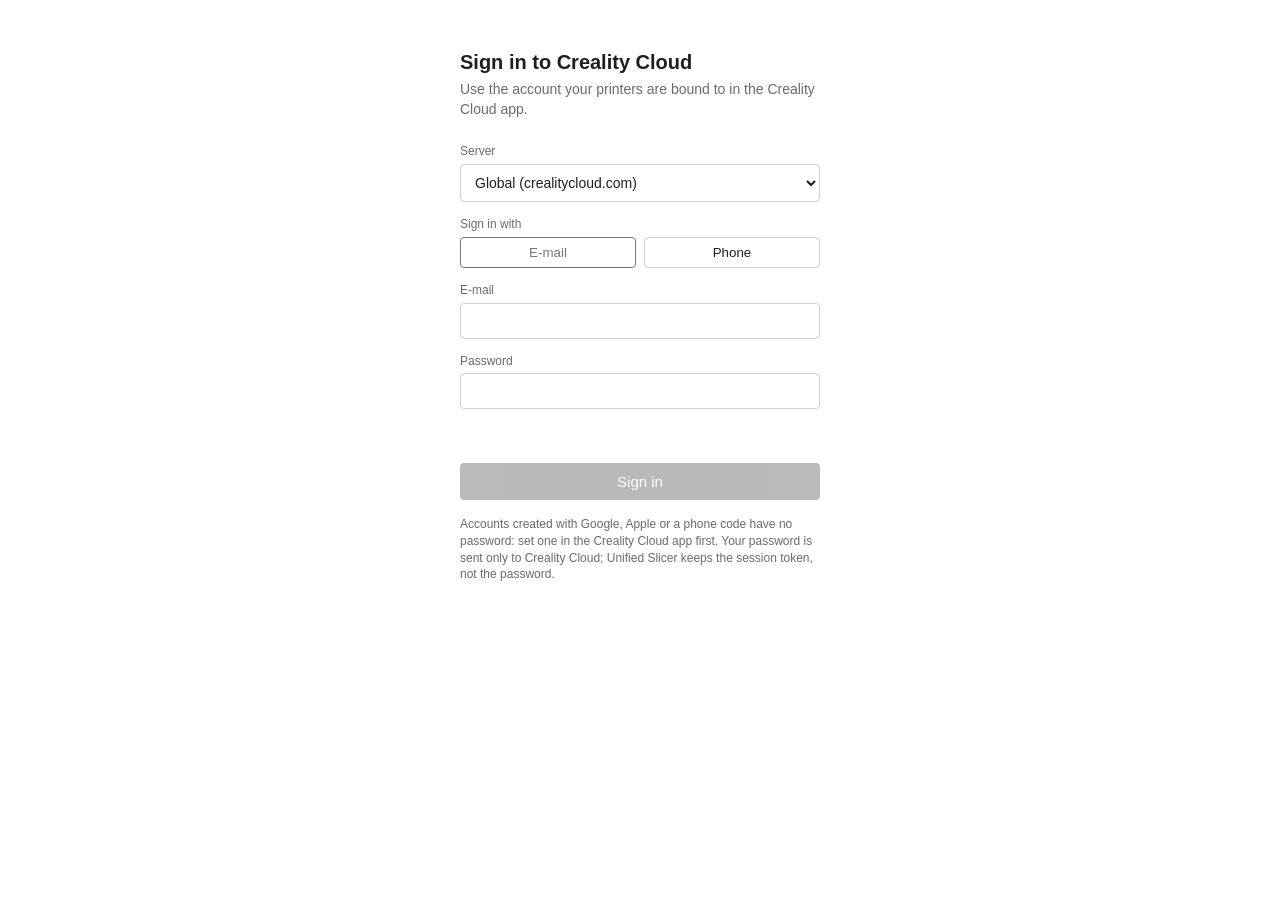
<file: resources/web/creality/login.html>
<!DOCTYPE html>
<html>
<head>
<meta charset="utf-8">
<meta name="viewport" content="width=device-width, initial-scale=1">
<title>Creality Cloud</title>
<style>
  :root { --bg: #ffffff; --fg: #1f1f1f; --muted: #6b6b6b; --line: #d0d0d0; --accent: #767676; }
  @media (prefers-color-scheme: dark) { :root { --bg: #2b2b2b; --fg: #eeeeee; --muted: #a0a0a0; --line: #4a4a4a; } }
  body { margin: 0; background: var(--bg); color: var(--fg); font: 14px/1.4 -apple-system, "Segoe UI", Roboto, sans-serif; }
  main { max-width: 360px; margin: 48px auto; padding: 0 16px; }
  h1 { font-size: 20px; margin: 0 0 4px; }
  p.sub { color: var(--muted); margin: 0 0 24px; }
  label { display: block; margin: 14px 0 4px; color: var(--muted); font-size: 12px; }
  input, select { width: 100%; box-sizing: border-box; padding: 9px 10px; border: 1px solid var(--line); border-radius: 4px;
                  background: var(--bg); color: var(--fg); font-size: 14px; }
  .tabs { display: flex; gap: 8px; margin-bottom: 4px; }
  .tabs button { flex: 1; padding: 7px; border: 1px solid var(--line); background: var(--bg); color: var(--fg); border-radius: 4px; cursor: pointer; }
  .tabs button.on { border-color: var(--accent); color: var(--accent); }
  button.go { width: 100%; margin-top: 24px; padding: 10px; border: 0; border-radius: 4px; background: var(--accent); color: #fff; font-size: 15px; cursor: pointer; }
  button.go:disabled { opacity: .5; cursor: default; }
  .note { color: var(--muted); font-size: 12px; margin-top: 16px; }
  .err { color: #d9534f; min-height: 1.4em; margin-top: 10px; }
</style>
</head>
<body>
<main>
  <h1>Sign in to Creality Cloud</h1>
  <p class="sub">Use the account your printers are bound to in the Creality Cloud app.</p>

  <label for="region">Server</label>
  <select id="region">
    <option value="Global">Global (crealitycloud.com)</option>
    <option value="China">China (crealitycloud.cn)</option>
  </select>

  <label>Sign in with</label>
  <div class="tabs">
    <button type="button" id="tab-email" class="on">E-mail</button>
    <button type="button" id="tab-phone">Phone</button>
  </div>

  <label for="account" id="account-label">E-mail</label>
  <input id="account" type="email" autocomplete="username">

  <label for="password">Password</label>
  <input id="password" type="password" autocomplete="current-password">

  <div class="err" id="err"></div>
  <button class="go" id="go" disabled>Sign in</button>

  <p class="note">Accounts created with Google, Apple or a phone code have no password: set one in the Creality Cloud app first.
     Your password is sent only to Creality Cloud; Unified Slicer keeps the session token, not the password.</p>
</main>
<script>
  var accountType = 2; // 2 e-mail, 1 phone with country code
  var account = document.getElementById('account');
  var password = document.getElementById('password');
  var go = document.getElementById('go');
  function setType(type) {
    accountType = type;
    document.getElementById('tab-email').className = type === 2 ? 'on' : '';
    document.getElementById('tab-phone').className = type === 1 ? 'on' : '';
    document.getElementById('account-label').textContent = type === 2 ? 'E-mail' : 'Phone number with country code (e.g. +15551234567)';
    account.type = type === 2 ? 'email' : 'tel';
    validate();
  }
  function validate() { go.disabled = !(account.value.trim() && password.value); }
  document.getElementById('tab-email').onclick = function () { setType(2); };
  document.getElementById('tab-phone').onclick = function () { setType(1); };
  account.oninput = password.oninput = validate;
  password.onkeydown = function (e) { if (e.key === 'Enter' && !go.disabled) go.onclick(); };
  go.onclick = function () {
    if (!window.wx || !window.wx.postMessage) {
      document.getElementById('err').textContent = 'Open this page from Unified Slicer.';
      return;
    }
    go.disabled = true;
    window.wx.postMessage(JSON.stringify({
      command: 'user_login',
      data: {
        provider: 'creality',
        region: document.getElementById('region').value,
        account_type: accountType,
        account: account.value.trim(),
        password: password.value
      }
    }));
  };
</script>
</body>
</html>
</file>
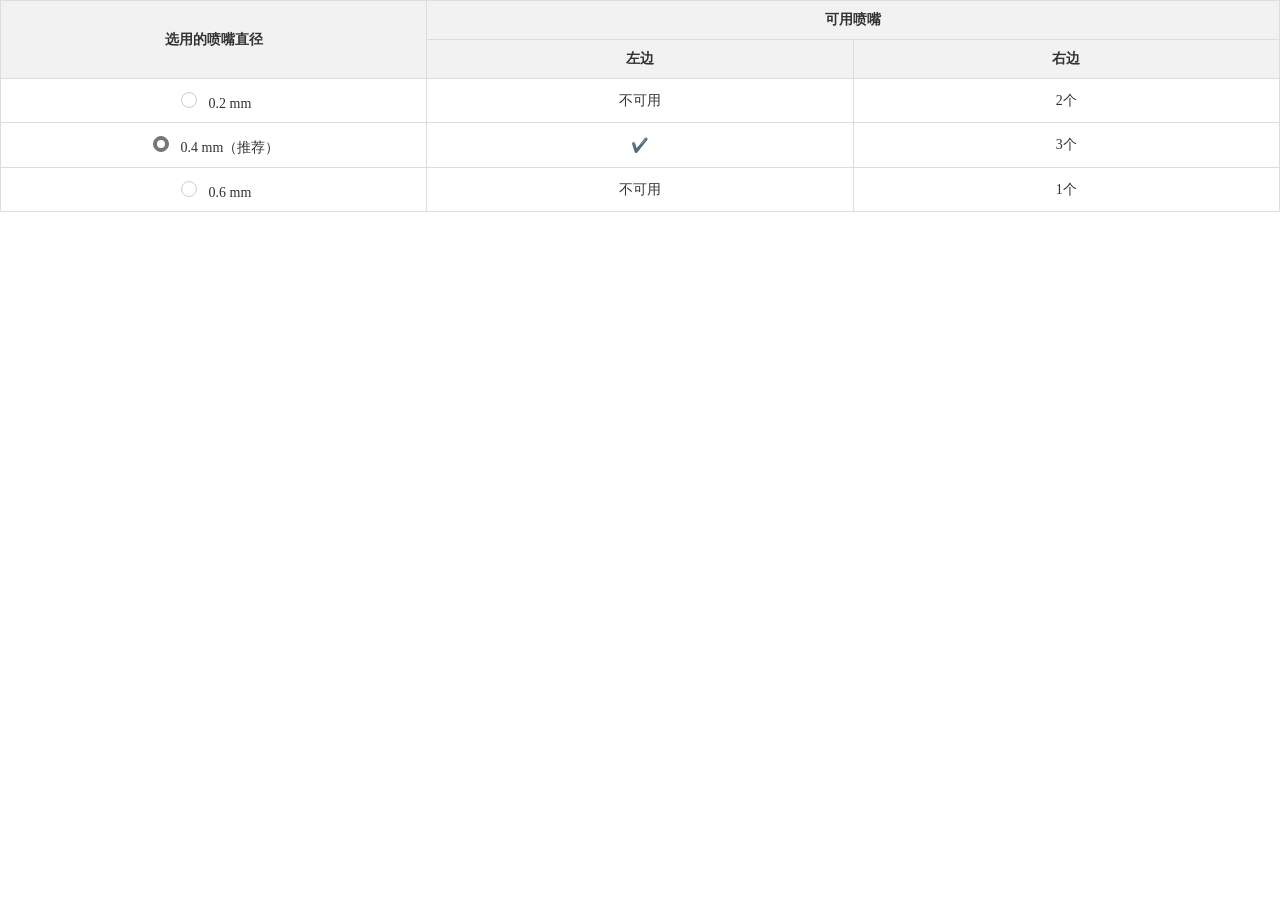
<file: resources/web/flush/NozzleListTable.html>
<!DOCTYPE html>
<html lang="zh-CN">
  <head>
    <meta charset="UTF-8" />
    <meta name="viewport" content="width=device-width, initial-scale=1.0" />
    <title>喷嘴选择表格</title>
    <style>
      html, body {
        margin: 0;
        padding: 0;
        height: 100%;
        background-color: #ffffff;
        transition: background-color 0.3s ease;
      }

      html {
        overflow: hidden;
      }

      body {
        /* Let the user scroll when the webview is too short for the content
           (e.g. extreme Windows Accessibility text-size settings). */
        overflow-y: auto;
        overflow-x: auto;
      }

      table {
        border-collapse: collapse;
        width: 100%;
        max-width: 100%;
        font-size: 14px;
        table-layout: fixed;
        margin: 0 auto;
        color: #333333;
        transition: color 0.3s ease;
        border: 1px solid #ddd; /* 表格外边框 */
      }

      th, td {
        padding: 10px;
        vertical-align: middle;
        transition: border-color 0.3s ease, background-color 0.3s ease;
        border: 1px solid #ddd; /* 所有单元格边框 */
      }

      th {
        text-align: center; /* 表头居中 */
      }

      td {
        text-align: center; /* 数据单元格居中对齐 */
        word-wrap: break-word;
      }

      thead th {
        background-color: #f2f2f2;
      }

      input[type="radio"] {
        position: relative;
        width: 16px;
        height: 16px;
        margin-right: 8px;
        appearance: none;
        border: 1px solid #ccc;
        border-radius: 50%;
        cursor: pointer;
        transition: border-color 0.3s ease;
      }

      input[type="radio"]:checked {
        background-color: #767676;
        border-color: #767676;
      }

      input[type="radio"]:checked::after {
        content: '';
        position: absolute;
        width: 8px;
        height: 8px;
        top: 50%;
        left: 50%;
        transform: translate(-50%, -50%);
        border-radius: 50%;
        background-color: white;
      }

      label {
        cursor: pointer;
        transition: color 0.3s ease;
      }

      .recommended {
        color: #767676;
        font-weight: bold;
      }

      /* 暗黑模式样式 */
      html.darkmode {
        background-color: #1a1a1a;
      }

      html.darkmode table {
        color: #e0e0e0;
        border-color: #555555; /* 表格外边框 */
      }

      html.darkmode th,
      html.darkmode td {
        border-color: #555555; /* 所有单元格边框 */
      }

      html.darkmode thead th {
        background-color: #2d2d2d;
      }

      html.darkmode tbody tr {
        background-color: #222222;
      }
      
      html.darkmode tbody tr:nth-child(even) {
        background-color: #282828;
      }

      html.darkmode input[type="radio"] {
        border-color: #777777;
      }

      html.darkmode label {
        color: #e0e0e0;
      }
    </style>
  </head>
  <body>
    <table>
      <thead>
        <tr>
          <th id="nozzle-selection" rowspan="2">选用的喷嘴直径</th>
          <th id="available-nozzles"colspan="2">可用喷嘴</th>
        </tr>
        <tr>
          <th id="left-extruder">左边</th>
          <th id="right-extruder">右边</th>
        </tr>
      </thead>
      <tbody id="tableBody">
        <tr>
          <td>
            <input type="radio" name="nozzle" id="nozzle02" />
            <label for="nozzle02">0.2 mm</label>
          </td>
          <td>不可用</td>
          <td>2个</td>
        </tr>
        <tr>
          <td>
            <input type="radio" name="nozzle" id="nozzle04" checked />
            <label for="nozzle04">0.4 mm（推荐）</label>
          </td>
          <td>✔️</td>
          <td>3个</td>
        </tr>
        <tr>
          <td>
            <input type="radio" name="nozzle" id="nozzle06" />
            <label for="nozzle06">0.6 mm</label>
          </td>
          <td>不可用</td>
          <td>1个</td>
        </tr>
      </tbody>
    </table>

    <script>
      let highflow_label = 'high flow'
      let standard_label = 'standard'
      let language = 'en'

      window.addEventListener("DOMContentLoaded",function(){
        var data = JSON.stringify({
          msg: 'init',
        })
        window.nozzleListTable.postMessage(data);
      });

      function sendLayoutMessage() {
        const table = document.querySelector('table');
        // getBoundingClientRect() reflects CSS `zoom`, so the reported size
        // matches the visible pixels the webview needs on the C++ side.
        const rect = table.getBoundingClientRect();
        const tableWidth = Math.ceil(rect.width);
        const tableHeight = Math.ceil(rect.height);

        const layoutMsg = JSON.stringify({
          msg: 'layout',
          height:tableHeight,
          width: tableWidth
        });

        console.log('发送layout消息:', layoutMsg);
        window.nozzleListTable.postMessage(layoutMsg);
      }

      function initText(data){
        document.getElementById("nozzle-selection").innerText = data.nozzle_selection_label
        document.getElementById("available-nozzles").innerText = data.nozzle_list_label
        document.getElementById("left-extruder").innerText = data.left_label
        document.getElementById("right-extruder").innerText = data.right_label

        highflow_label = data.highflow_label
        standard_label = data.standard_label
        language =data.language
      }


      // 初始化表格
      function initTable(data) {
        if(data.darkmode == true)
          document.documentElement.classList.add('darkmode');
        else
          document.documentElement.classList.remove('darkmode');
        updateTable(data);
        // 监听单选按钮变化，通知C++
        document.getElementById('tableBody').addEventListener('change', function(e) {
          if (e.target.type === 'radio' && e.target.name === 'nozzle') {
            const selectedIdx = e.target.getAttribute('data-index');
            // 通过wxWebView的消息机制发送给C++
            window.nozzleListTable.postMessage({
              msg: 'onSelect',
              index: parseInt(selectedIdx)
            });
          }
        });
      }

      // 更新表格内容的方法
      function updateTable(nozzleOptions) {
        console.log('更新表格数据：', nozzleOptions);
        const tableBody = document.getElementById('tableBody');
        // 清空现有内容
        tableBody.innerHTML = '';
        tabledata = nozzleOptions.data

        // 遍历所有喷嘴选项，生成表格行
        tabledata.forEach((option, index) => {
          const row = document.createElement('tr');

          // 喷嘴直径单元格（带单选按钮）
          const diameterCell = document.createElement('td');
          const radioId = `nozzle${index}`;

          // 构建单选按钮和标签
          let labelText = option.diameter +' mm';
          // 如果是推荐项，添加标识
          const isRecommended = false

          if (isRecommended) {
            labelText += '（推荐）';
          }

        diameterCell.innerHTML = `
        <input type="radio" name="nozzle" id="${radioId}" data-index="${index}" ${option.is_selected ? 'checked' : ''}>
        <label for="${radioId}" class="${isRecommended ? 'recommended' : ''}">${labelText}</label>
        `;

      const leftCell = document.createElement('td');
      const leftExtruder = option.extruders['0'] || { type: 'standard', count: 0 };
      leftCell.textContent = `${leftExtruder.count}${language === "zh-cn" ? "个" : ""}`;
      const rightCell = document.createElement('td');
      const rightExtruder = option.extruders['1'] || { type: 'standard', count: 0 };
      rightCell.textContent = `${rightExtruder.count}${language === "zh-cn" ? "个" : ""}`;

      // 添加单元格到行
      row.appendChild(diameterCell);
      row.appendChild(leftCell);
      row.appendChild(rightCell);
      
      // 添加行到表格
      tableBody.appendChild(row);
    });

    sendLayoutMessage()
  }
  
</script>
</body>
</html>
</file>
